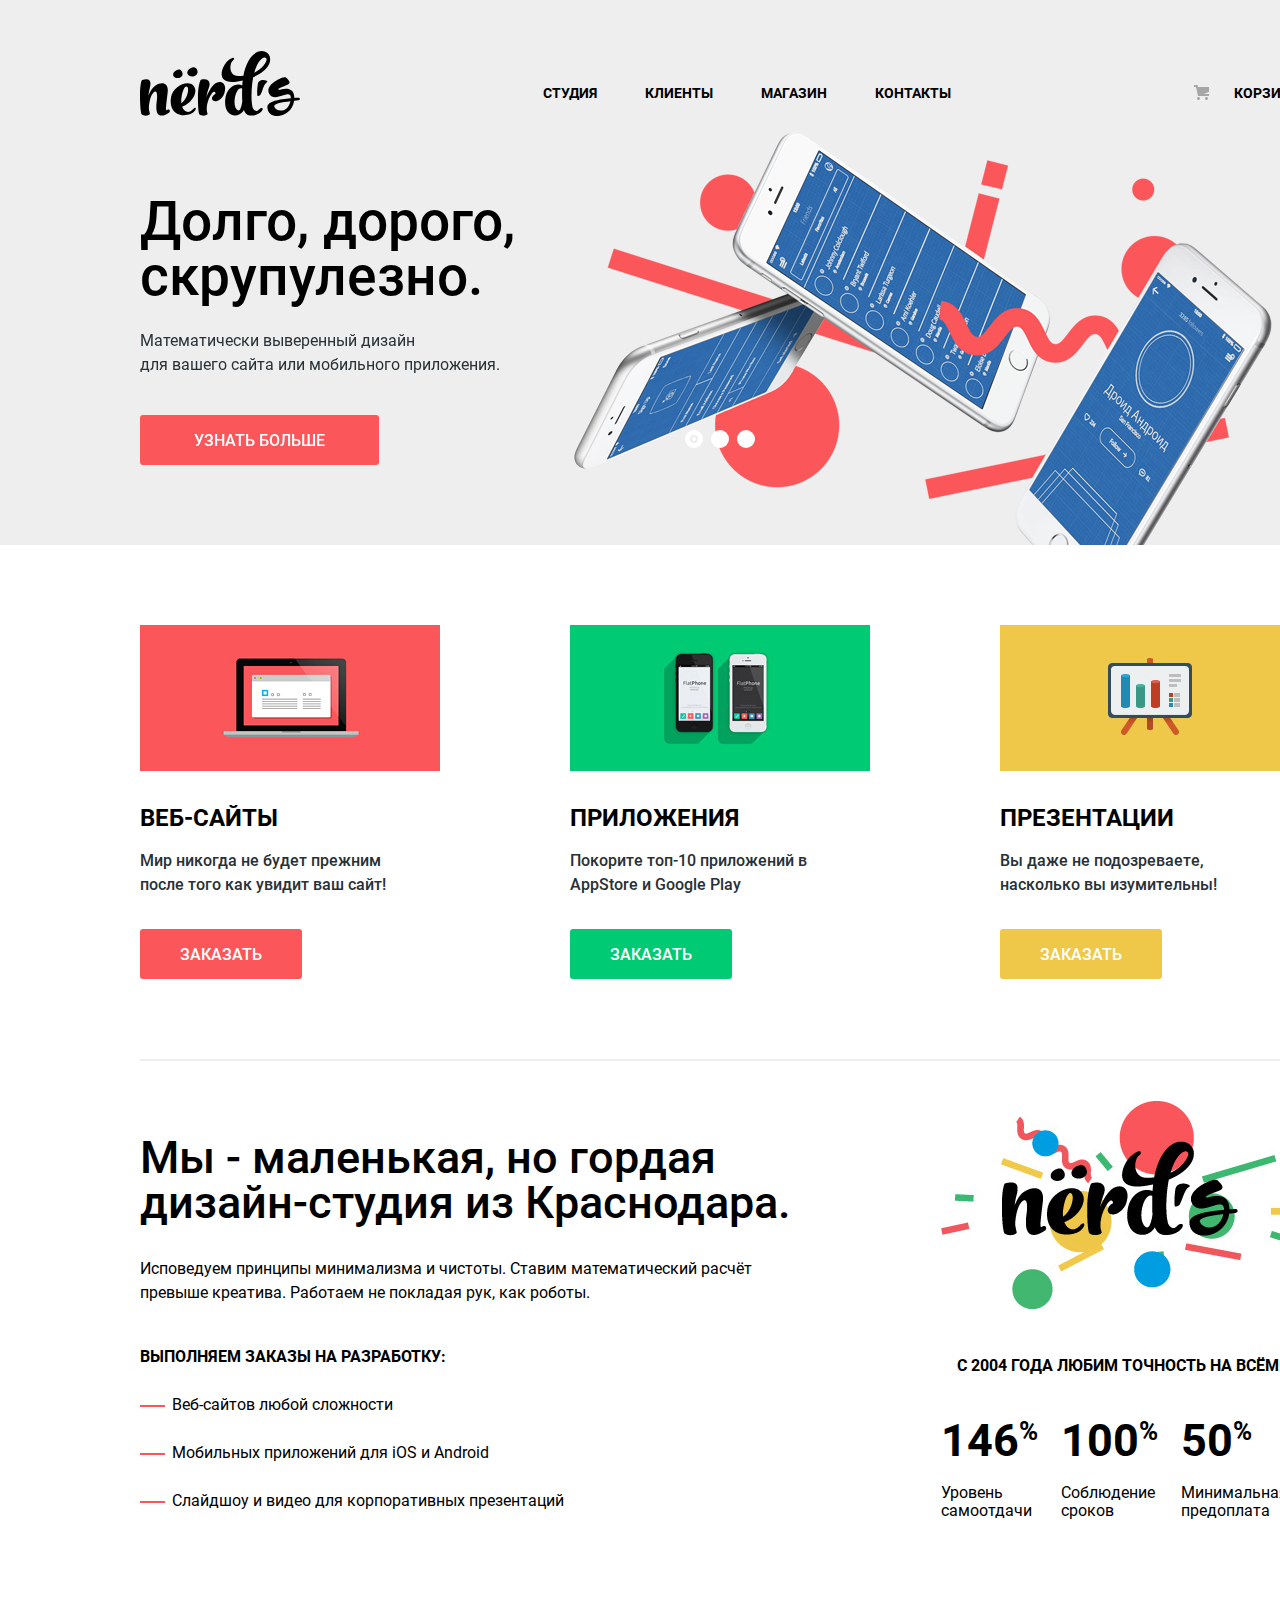
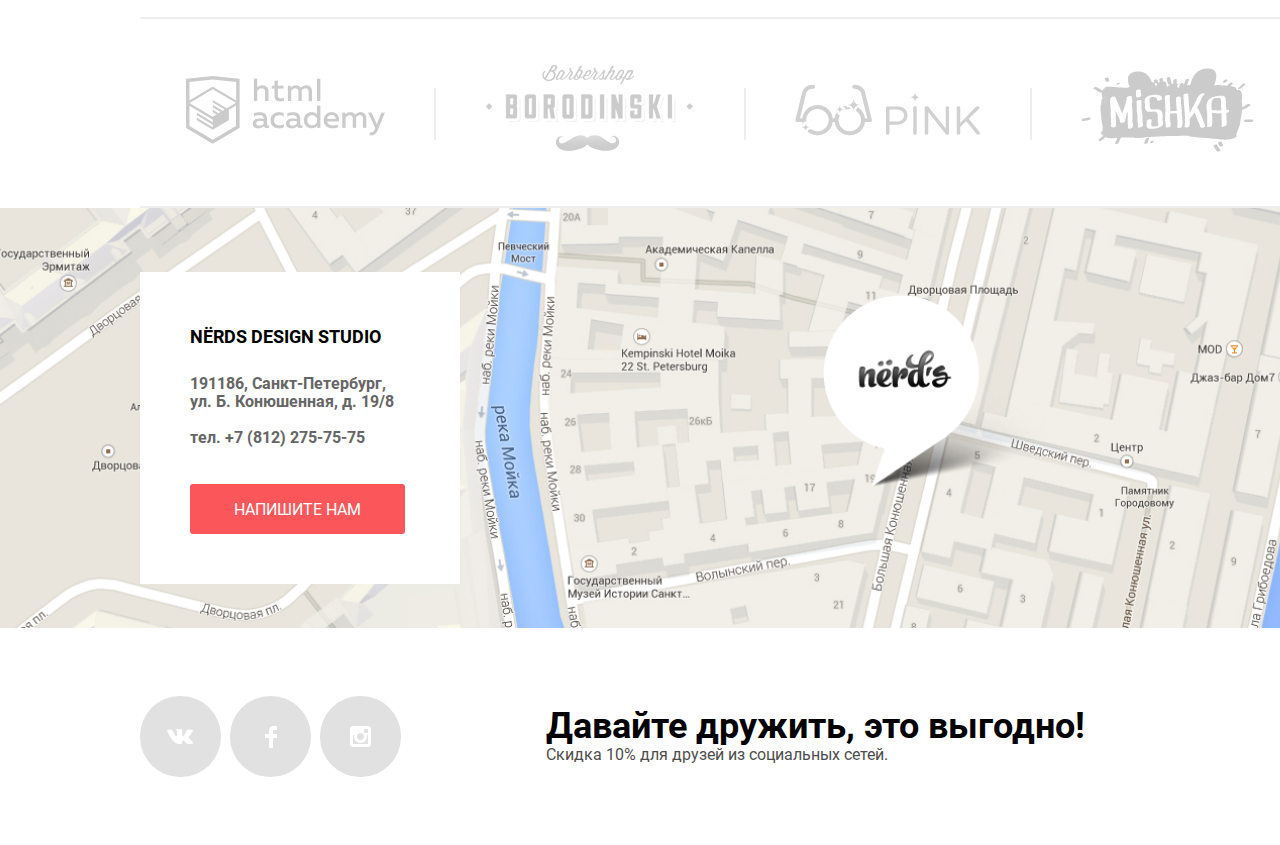
<file: index.html>
<!DOCTYPE html>
<html lang="en">
  <head>
    <meta charset="UTF-8" />
    <meta http-equiv="X-UA-Compatible" content="IE=edge" />
    <meta name="viewport" content="width=device-width, initial-scale=1.0" />
    <title>Nerd's</title>
    <link rel="preconnect" href="https://fonts.gstatic.com" />
    <link rel="stylesheet" href="./styles/swiper-bundle.min.css" />
    <link rel="stylesheet" href="./styles/style.css" />
  </head>
  <body class="page-body">
    <header class="main-header">
      <div class="main-header__container">
        <a class="main-header__logo" href="#">
          <img class="main-header__logo-svg" src="./src/svg/nerds-logo.svg" alt="nerd's" />
        </a>
        <nav class="site-nav">
          <ul class="site-nav__list">
            <li class="site-nav__item">
              <a class="site-nav__link" href="./blank.html">студия</a>
            </li>
            <li class="site-nav__item">
              <a class="site-nav__link" href="./blank.html">клиенты</a>
            </li>
            <li class="site-nav__item">
              <a class="site-nav__link" href="./catalog.html">магазин</a>
            </li>
            <li class="site-nav__item">
              <a class="site-nav__link" href="./blank.html">контакты</a>
            </li>
          </ul>
        </nav>
        <div class="user-nav">
          <a class="user-nav__link" href="#">корзина</a>
        </div>
      </div>
    </header>
    <div class="main-slider">
      <div class="main-slider__container swiper-container">
        <div class="swiper-wrapper">
          <div class="main-slide__wrapper slider1 swiper-slide">
            <div class="main-slider__left">
              <p class="main-slider__title">Долго, дорого, скрупулезно.</p>
              <p class="main-slider__description">
                Математически выверенный дизайн <br />
                для вашего сайта или мобильного приложения.
              </p>
              <a class="main-slider__button button" href="#">узнать больше</a>
            </div>
          </div>

          <div class="main-slide__wrapper slider2 swiper-slide">
            <div class="main-slider__left">
              <p class="main-slider__title">
                Любим математику <br />
                как никто другой
              </p>
              <p class="main-slider__description">
                Никакого креатива, только математические формулы <br />
                для расчета идеальных пропорций
              </p>
              <a class="main-slider__button button" href="#">узнать больше</a>
            </div>
          </div>

          <div class="main-slide__wrapper slider3 swiper-slide">
            <div class="main-slider__left">
              <p class="main-slider__title">
                Только ночь, <br />
                только хардкор
              </p>
              <p class="main-slider__description">
                Работать днем, как все? Мы против этого. <br />
                Ближе к полуночи работа только начинается.
              </p>
              <a class="main-slider__button button" href="#">узнать больше</a>
            </div>
          </div>
        </div>
        <div class="swiper-pagination"></div>
      </div>
    </div>
    <div class="main-service">
      <div class="main-service__container">
        <div class="service-card">
          <img class="service-card__img" src="./src/img/illustration-1 1.png" />
          <p class="service-card__title">веб-сайты</p>
          <p class="service-card__description">
            Мир никогда не будет прежним<br />
            после того как увидит ваш сайт!
          </p>
          <a class="service-card__button red button" href="#">заказать</a>
        </div>
        <div class="service-card">
          <img class="service-card__img" src="./src/img/illustration-2 1.png" />
          <p class="service-card__title">приложения</p>
          <p class="service-card__description">
            Покорите топ-10 приложений в<br />
            AppStore и Google Play
          </p>
          <a class="service-card__button green button" href="#">заказать</a>
        </div>
        <div class="service-card">
          <img class="service-card__img" src="./src/img/illustration-3 1.png" />
          <p class="service-card__title">презентации</p>
          <p class="service-card__description">
            Вы даже не подозреваете,<br />
            насколько вы изумительны!
          </p>
          <a class="service-card__button yellow button" href="#">заказать</a>
        </div>
      </div>
    </div>
    <div class="main-about">
      <div class="main-about__container">
        <div class="main-about__left">
          <p class="main-about__tagline">Мы - маленькая, но гордая<br />дизайн-студия из Краснодара.</p>
          <p class="main-about__text">
            Исповедуем принципы минимализма и чистоты. Ставим математический расчёт<br />превыше креатива. Работаем не покладая рук, как
            роботы.
          </p>
          <p class="main-about__list-name">выполняем заказы на разработку:</p>
          <ul class="main-about__list">
            <li class="about-list__item">Веб-сайтов любой сложности</li>
            <li class="about-list__item">Мобильных приложений для iOS и Android</li>
            <li class="about-list__item">Слайдшоу и видео для корпоративных презентаций</li>
          </ul>
        </div>
        <div class="main-about__right">
          <img class="main-about__img" src="./src/img/nerds-illustration 1.png" />
          <p class="main-about__table-name">с 2004 года любим точность на всём:</p>
          <table class="main-about__table">
            <tr class="about-table__row">
              <td class="about-table__cell table_number">146<sup class="table_number--decoration">%</sup></td>
              <td class="about-table__cell table_number">100<sup class="table_number--decoration">%</sup></td>
              <td class="about-table__cell table_number">50<sup class="table_number--decoration">%</sup></td>
            </tr>
            <tr class="about-table__row">
              <td class="about-table__cell">Уровень самоотдачи</td>
              <td class="about-table__cell">Соблюдение сроков</td>
              <td class="about-table__cell">Минимальная предоплата</td>
            </tr>
          </table>
        </div>
      </div>
    </div>
    <div class="main-partners">
      <ul class="main-partners__container">
        <li class="main-partners__item">
          <a class="main-partners__link" href="#">
            <img class="main-partners__link-img" src="./src/img/Group 5.png" alt="html-academy" />
          </a>
        </li>
        <span class="main-partners__decorative"></span>
        <li class="main-partners__item">
          <a class="main-partners__link" href="#">
            <img class="main-partners__link-img" src="./src/img/logo-2 2.png" alt="borodinski" />
          </a>
        </li>
        <span class="main-partners__decorative"></span>
        <li class="main-partners__item">
          <a class="main-partners__link" href="#">
            <img class="main-partners__link-img" src="./src/img/logo-3 2.png" alt="pink" />
          </a>
        </li>
        <span class="main-partners__decorative"></span>
        <li class="main-partners__item">
          <a class="main-partners__link" href="#">
            <img class="main-partners__link-img" src="./src/img/logo-4 2.png" alt="mishka" />
          </a>
        </li>
      </ul>
    </div>
    <div class="main-adress">
      <div class="main-adress__container">
        <div class="main-adress__adress-box">
          <p class="adress-box__title">NЁRDS DESIGN STUDIO</p>
          <p class="adress-box__adress">191186, Санкт-Петербург, ул. Б. Конюшенная, д. 19/8<br /><br />тел. +7 (812) 275-75-75</p>
          <a class="adress-box__button button" href="#">напишите нам</a>
        </div>
      </div>
    </div>
    <footer class="main-footer">
      <div class="main-footer__container">
        <ul class="main-footer__social">
          <li class="footer-social__item">
            <a class="footer-social__link" href="#">
              <img class="footer-social__item-img" src="./src/svg/icons/vk-icon.svg" />
            </a>
          </li>
          <li class="footer-social__item">
            <a class="footer-social__link" href="#">
              <img class="footer-social__item-img" src="./src/svg/icons/fb-icon.svg" />
            </a>
          </li>
          <li class="footer-social__item">
            <a class="footer-social__link" href="#">
              <img class="footer-social__item-img" src="./src/svg/icons/insta-icon.svg" />
            </a>
          </li>
        </ul>
        <div class="main-footer__tagline">
          <p class="main-footer__title">Давайте дружить, это выгодно!</p>
          <p class="main-footer__text">Скидка 10% для друзей из социальных сетей.</p>
        </div>
      </div>
    </footer>
    <script src="js/swiper-bundle.min.js"></script>
    <script src="./js/script.js"></script>
  </body>
</html>
</file>
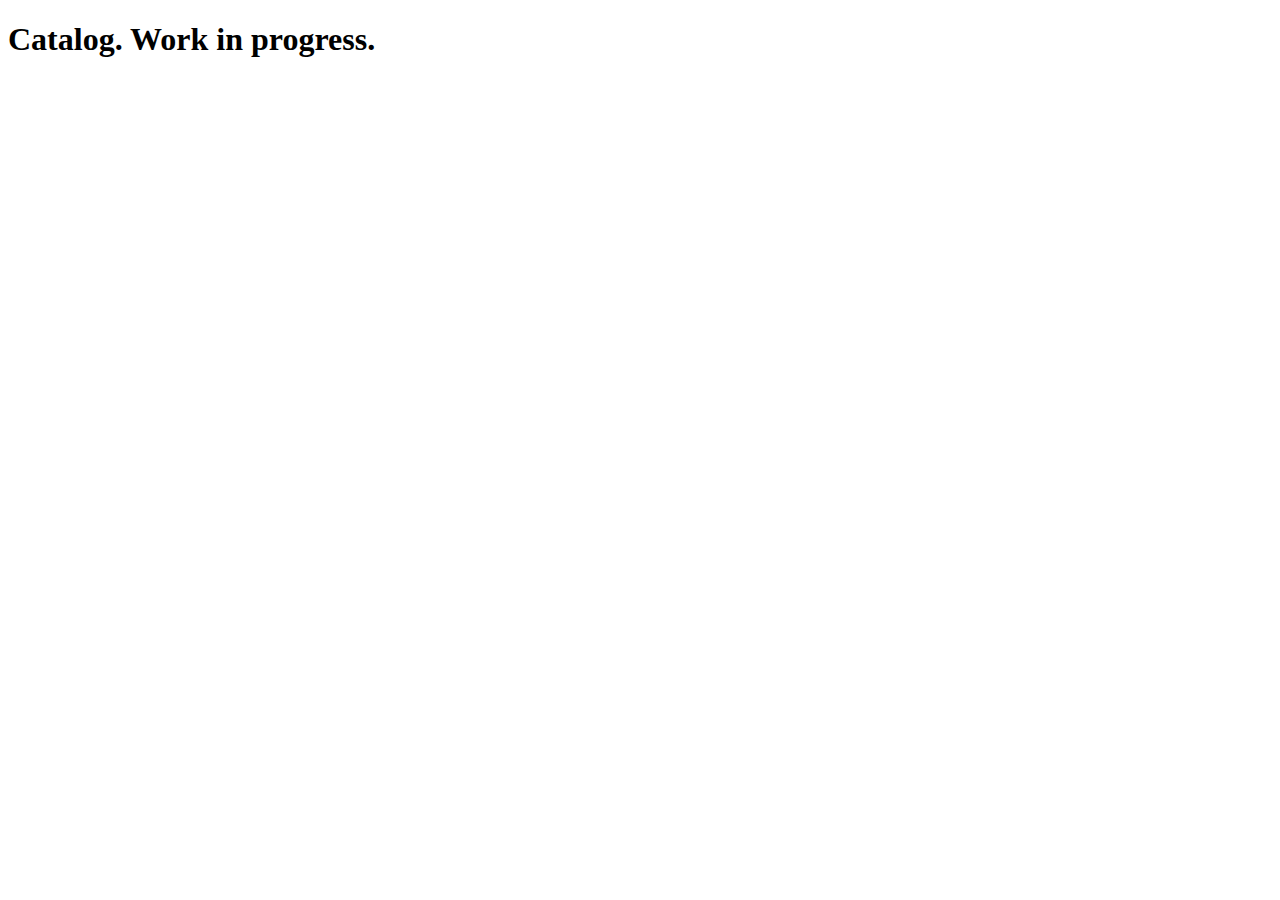
<file: catalog.html>
<!DOCTYPE html>
<html lang="en">
  <head>
    <meta charset="UTF-8" />
    <meta http-equiv="X-UA-Compatible" content="IE=edge" />
    <meta name="viewport" content="width=device-width, initial-scale=1.0" />
    <title>Document</title>
  </head>
  <body>
    <h1>Catalog. Work in progress.</h1>
  </body>
</html>
</file>
<file: styles/style.css>
/* Шрифты */
@font-face {
  font-family: "Roboto";
  font-style: bold;
  font-weight: 700;
  src: local("Roboto"), url("../fonts/Roboto-Bold.woff2") format("woff2"), url("../fonts/Roboto-Bold.woff") format("woff");
}

@font-face {
  font-family: "Roboto";
  font-style: medium;
  font-weight: 500;
  src: local("Roboto"), url("../fonts/Roboto-Medium.woff2") format("woff2"), url("../fonts/Roboto-Medium.woff") format("woff");
}

@font-face {
  font-family: "Roboto";
  font-style: normal;
  font-weight: 400;
  src: local("Roboto"), url("../fonts/Roboto-Regular.woff2") format("woff2"), url("../fonts/Roboto-Regular.woff") format("woff");
}

/* Переменные */
:root {
  --color-white: #ffffff;
  --color-black: #000000;

  --color-background: #eeeeee;

  --color-gray-text: #283136;
  --color-gray-social: #4d4d4d;
  --color-gray-adress: #666666;

  --color-sliderdot: #c1c1c1;
  --color-social-link: #e1e1e1;

  --color-card-red: #fb565a;
  --color-card-green: #00ca74;
  --color-card-yellow: #efc849;
}

/* Глобальные стили */
a {
  text-decoration: none;

  color: var(--color-black);
}

img {
  max-width: 100%;
  height: auto;
}

ul {
  margin: 0;
  padding: 0;
  list-style: none;
}

p {
  margin: 0;
  padding: 0;
}

.visually-hidden {
  position: absolute;

  width: 1px;
  height: 1px;
  margin: -1px;
  padding: 0;
  overflow: hidden;

  white-space: nowrap;

  border: 0;

  clip: rect(0 0 0 0);
  clip-path: inset(100%);
}

.page-body {
  min-width: 1440px;
  margin: 0;
  padding: 0;
  background-color: var(--color-white);

  font-weight: 700;
  font-size: 14px;
  line-height: 24px;
  font-family: Roboto, Arial, sans-serif;
  color: var(--color-black);
}

.container {
  width: 1160px;
  max-width: auto;
}

.button {
  font-family: Roboto, Arial, sans-serif;
}
.button:hover,
.button:focus {
  filter: brightness(0.8);
}
.button:active {
  filter: brightness(0.5);
  transition: 0.2s;
  box-shadow: inset 0px 3px 0px rgba(0, 1, 1, 0.1);
}
/* Стили */
/*----------header----------*/
.main-header {
  /* display: flex;
  justify-content: center;
  align-items: center; */

  background-color: var(--color-background);

  text-transform: uppercase;
}
.main-header__container {
  width: 1160px;
  margin: auto;
  padding-top: 50px;
  padding-left: 20px;
  padding-right: 20px;

  display: flex;
  justify-content: space-between;
  align-items: center;
}
.main-header__logo {
  width: 160px;
  height: 66px;
}
.main-header__logo:active {
  opacity: 0.3;
}
.main-header__logo-svg {
  width: 160px;
  height: 66px;
}

.site-nav {
  margin: 0;
  padding: 0;

  padding-top: 20px;
}
.site-nav__list {
  margin: 0;
  padding: 0;

  display: flex;
}
.site-nav__item {
  padding: 0px 24px 0px 24px;
}
.site-nav__link {
  /* main nav links */
}
.site-nav__link:hover,
.site-nav__link:focus {
  color: var(--color-card-red);
}
.site-nav__link:active {
  color: var(--color-black);
  opacity: 0.3;
  transition: 0.2s;
}

.user-nav {
  padding-top: 20px;
}
.user-nav__link {
  margin-left: 40px;
  position: relative;
}
.user-nav__link::before {
  content: "";
  position: absolute;
  top: 0;
  left: -40px;
  width: 15px;
  height: 15px;
  background-image: url(../src/svg/icons/cart-icon.svg);
  background-position: 0 0;
  background-repeat: no-repeat;
}
.user-nav__link:hover,
.user-nav__link:focus {
  color: var(--color-card-red);
}

.user-nav__link:active {
  color: var(--color-black);
  opacity: 0.3;
  transition: 0.2s;
}

/*----------slider----------*/
.main-slider {
  background-color: var(--color-background);

  display: flex;
  justify-content: center;
  align-items: center;
}
.main-slider__container {
  width: 1160px;
  max-width: auto;
}
.main-slide__wrapper {
  padding-top: 78px;
  padding-bottom: 80px;
}
.main-slide__wrapper.slider1 {
  background-image: url(../src/img/nerds-index-slide1\ 1.png);
  background-position: right bottom;
  background-repeat: no-repeat;
}
.main-slide__wrapper.slider2 {
  background-image: url(../src/img/nerds-index-slide2\ 1.png);
  background-position: right bottom;
  background-repeat: no-repeat;
}
.main-slide__wrapper.slider3 {
  background-image: url(../src/img/nerds-index-slide3\ 1.png);
  background-position: right bottom;
  background-repeat: no-repeat;
}
.swiper-pagination-bullet {
  position: relative;
  width: 18px;
  height: 18px;
  border-radius: 50%;
  background-color: var(--color-white);
  opacity: 1;

  bottom: 80px;
}
.slider .swiper-pagination-bullet:not(:last-child) {
  margin-right: 13px;
}
.swiper-pagination-bullet-active::before {
  content: "";
  width: 8px;
  height: 8px;
  border-radius: 50%;
  box-sizing: border-box;
  border: 2px solid var(--color-background);
  position: absolute;
  top: 5px;
  left: 5px;
}
.main-slider__left {
  width: 700px;
}

.main-slider__title {
  font-weight: 500;
  font-size: 55px;
  line-height: 55px;
}
.main-slider__description {
  margin-top: 25px;

  font-weight: 400;
  font-size: 16px;
  line-height: 24px;

  color: var(--color-gray-text);
}
.main-slider__button {
  margin-top: 38px;
  padding: 17px 54px 15px 54px;
  background-color: var(--color-card-red);
  border-radius: 3px;

  display: inline-block;

  text-transform: uppercase;
  font-size: 16px;
  line-height: 18px;
  font-weight: 500;
  color: var(--color-white);
}
.main-slider__img {
  width: 760px;
  height: 430px;
}
/*----------mainservices----------*/
.main-service {
  display: flex;
  justify-content: center;
}
.main-service__container {
  margin-top: 80px;
  min-width: 1160px;
  display: flex;
  justify-content: space-between;

  padding-bottom: 80px;
  border-bottom: 2px solid var(--color-background);
}
.service-card {
  max-width: 300px;
}
.service-card__img {
  width: 300px;
  height: 146px;
}
.service-card__title {
  margin-top: 25px;

  font-weight: 700;
  font-size: 24px;
  line-height: 30px;
  text-transform: uppercase;
}
.service-card__description {
  margin-top: 16px;

  font-weight: 500;
  font-size: 16px;
  line-height: 24px;

  color: var(--color-gray-text);
}
.service-card__button {
  margin-top: 32px;

  font-weight: 500;
  font-size: 16px;
  line-height: 18px;
  text-transform: uppercase;
  color: var(--color-white);

  display: inline-block;
  padding: 17px 40px 15px 40px;
  border-radius: 3px;
}
.service-card__button.red {
  background-color: var(--color-card-red);
}
.service-card__button.green {
  background-color: var(--color-card-green);
}
.service-card__button.yellow {
  background-color: var(--color-card-yellow);
}
/*----------about----------*/
.main-about {
  display: flex;
  justify-content: center;
}
.main-about__container {
  width: 1160px;
  display: flex;
  justify-content: space-between;

  padding-bottom: 80px;
  border-bottom: 2px solid var(--color-background);
}
.main-about__left {
  padding-top: 74px;
}
.main-about__tagline {
  font-weight: 500;
  font-size: 45px;
  line-height: 45px;
}
.main-about__text {
  margin-top: 32px;

  font-weight: 400;
  font-size: 16px;
  line-height: 24px;
}
.main-about__list-name {
  margin-top: 40px;

  font-weight: 700;
  font-size: 16px;
  line-height: 24px;
  text-transform: uppercase;
}
.main-about__list {
  margin-top: 24px;
}
.about-list__item {
  margin-bottom: 24px;

  font-weight: 400;
  font-size: 16px;
  line-height: 24px;
}
.about-list__item::before {
  content: "";
  width: 25px;
  height: 2px;
  background-color: var(--color-card-red);

  display: inline-block;
  vertical-align: middle;
  margin-right: 7px;
}
.main-about__right {
  padding-top: 40px;
}
.main-about__img {
  width: 360px;
  height: 208px;
}
.main-about__table-name {
  margin-top: 38px;

  font-weight: 700;
  font-size: 16px;
  line-height: 24px;
  text-transform: uppercase;
  text-align: center;
}
.main-about__table {
  width: 360px;
  margin-top: 30px;

  border-collapse: collapse;
}
.about-table__row {
}
.about-table__cell {
  font-weight: 400;
  font-size: 16px;
  line-height: 18px;
  width: 33%;
}
.about-table__cell.table_number {
  font-weight: 700;
  font-size: 45px;
  line-height: 64px;
  padding-bottom: 10px;
}
.table_number--decoration {
  font-weight: 700;
  font-size: 26px;
  line-height: 40px;
}
/*----------partners----------*/
.main-partners {
  display: flex;
  justify-content: center;
}
.main-partners__container {
  margin-top: 46px;

  width: 1160px;
  display: flex;
  justify-content: space-between;
  align-items: center;

  padding-bottom: 44px;
  border-bottom: 2px solid var(--color-background);
}
.main-partners__item {
  padding: 0px 46px 0px 46px;
}
.main-partners__link {
  opacity: 0.2;
}
.main-partners__link:hover,
.main-partners__link:focus {
  opacity: 1;
}
.main-partners__link:active {
  opacity: 0.1;
  transition: 0.2s;
}
.main-partners__link-img {
}
.main-partners__decorative {
  display: block;
  width: 2px;
  height: 52px;
  background-color: var(--color-background);
}
/*----------adress----------*/
.main-adress {
  padding-bottom: 44px;
  display: flex;
  justify-content: center;

  position: relative;

  background-image: url(../src/img/map\ 1.png);
  background-size: cover;
  background-repeat: no-repeat;
  background-position: center;
}
.main-adress__container {
  width: 1160px;
}
.main-adress__adress-box {
  margin-top: 64px;

  background-color: var(--color-white);
  max-width: 220px;
  padding: 50px;
}
.adress-box__title {
  font-weight: 700;
  font-size: 18px;
  line-height: 30px;
}
.adress-box__adress {
  margin-top: 23px;

  font-weight: 400px;
  font-size: 16px;
  line-height: 18px;
  color: var(--color-gray-adress);
}
.adress-box__button {
  margin-top: 37px;

  display: inline-block;
  padding: 17px 44px 15px 44px;
  background-color: var(--color-card-red);
  border-radius: 3px;

  color: var(--color-white);
  font-weight: 400;
  font-size: 16px;
  line-height: 18px;
  text-transform: uppercase;
}

/*----------footer----------*/
.main-footer {
  display: flex;
  justify-content: center;
}
.main-footer__container {
  padding-top: 68px;
  margin-bottom: 68px;

  width: 1160px;
  display: flex;
  justify-content: space-between;
  align-items: center;
}
.main-footer__social {
  display: flex;
  width: 25%;
}
.footer-social__item {
  margin-right: 9px;
}
.footer-social__link {
  width: 81px;
  height: 81px;
  border-radius: 40px;
  display: flex;
  background-color: var(--color-social-link);
  align-items: center;
  justify-content: center;
}
.footer-social__link:hover,
.footer-social__link:focus {
  background-color: #e74246;
}
.footer-social__link:active {
  filter: brightness(0.8);
  transition: 0.2s;

  box-shadow: inset 0px 3px 0px rgba(0, 1, 1, 0.1);
}
.footer-social__item-img {
}
.main-footer__tagline {
  width: 65%;
}
.main-footer__title {
  font-size: 36px;
  line-height: 36px;
  font-weight: 700;
}
.main-footer__text {
  font-size: 16px;
  line-height: 22px;
  font-weight: 400;
  color: var(--color-gray-social);
}
</file>
